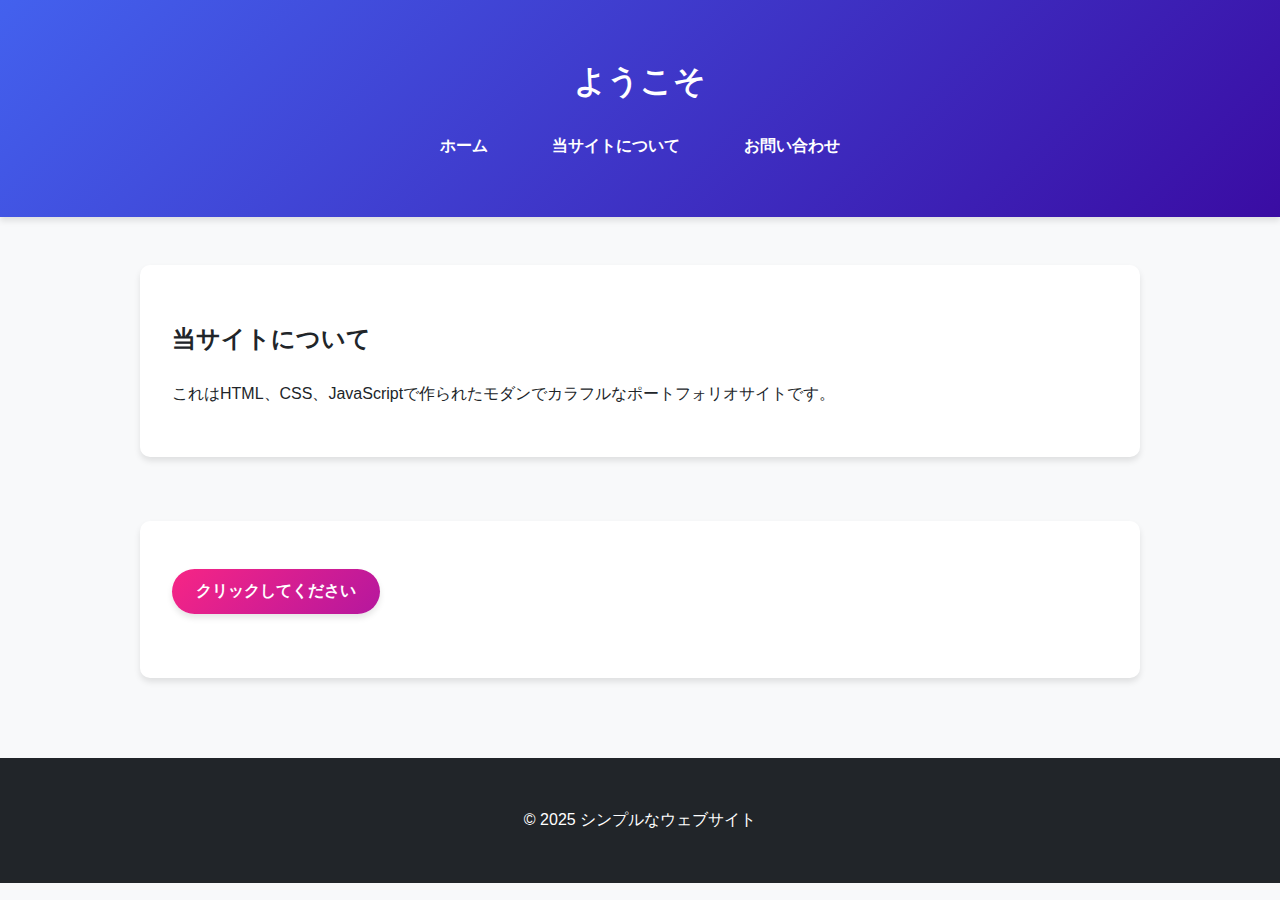
<file: index.html>
<!DOCTYPE html>
<html lang="ja">
<head>
    <meta charset="UTF-8">
    <meta name="viewport" content="width=device-width, initial-scale=1.0">
    <title>シンプルなウェブサイト</title>
    <link rel="stylesheet" href="style.css">
</head>
<body>
    <header>
        <h1>ようこそ</h1>
        <nav>
            <ul>
                <li><a href="#">ホーム</a></li>
                <li><a href="#">当サイトについて</a></li>
                <li><a href="#">お問い合わせ</a></li>
            </ul>
        </nav>
    </header>
    
    <main>
        <section class="card">
            <h2>当サイトについて</h2>
            <p>これはHTML、CSS、JavaScriptで作られたモダンでカラフルなポートフォリオサイトです。</p>
        </section>
        
        <div class="card">
            <button id="clickMe">クリックしてください</button>
            <p id="message"></p>
        </div>
    </main>
    
    <footer>
        <p>&copy; 2025 シンプルなウェブサイト</p>
    </footer>
    
    <script src="script.js"></script>
</body>
</html>
</file>
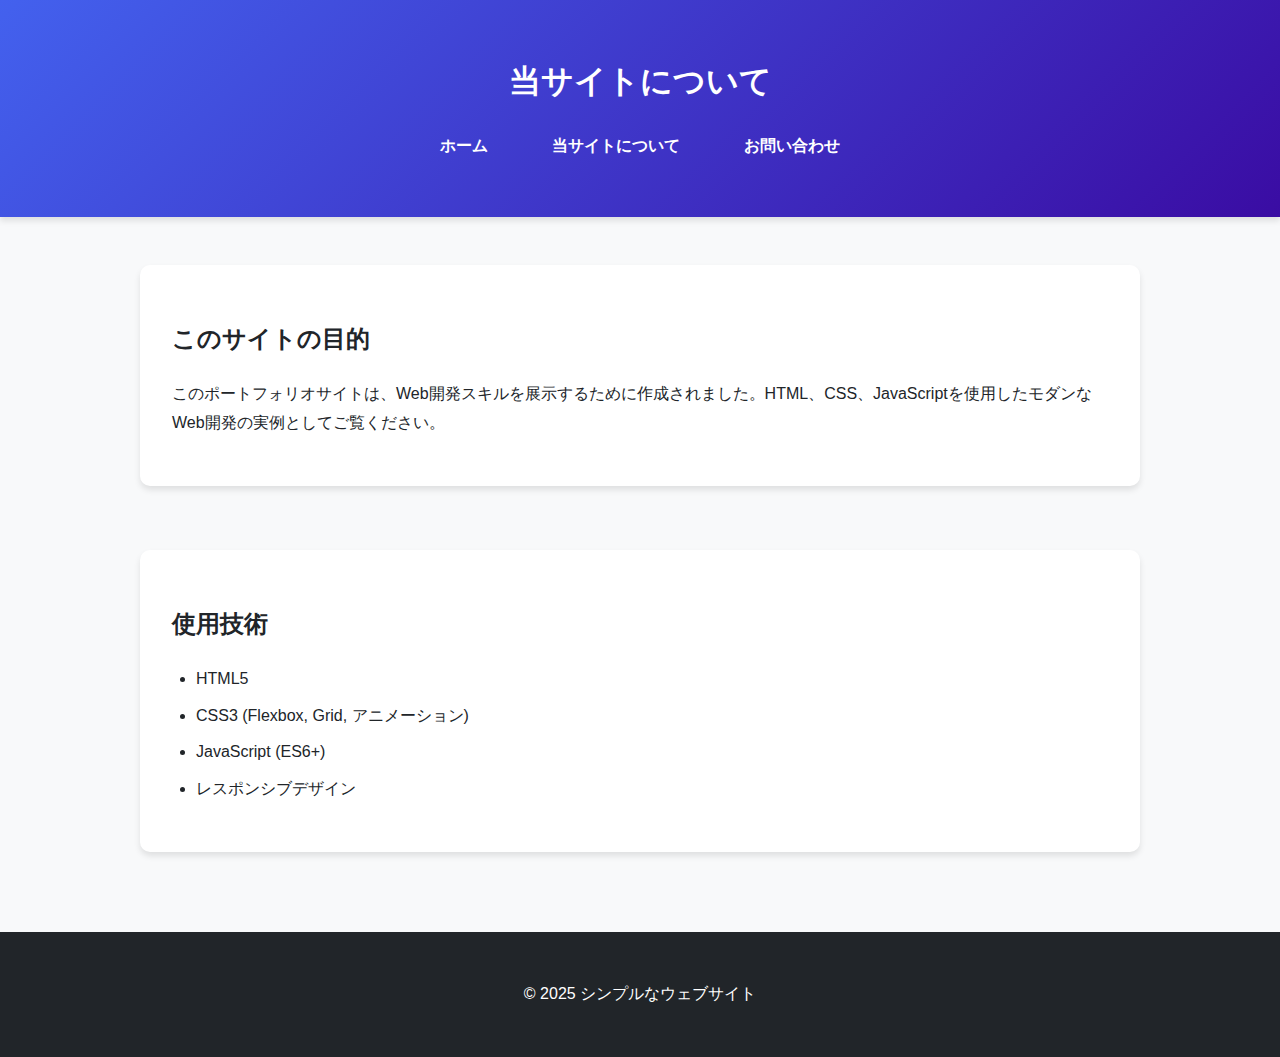
<file: about.html>
<!DOCTYPE html>
<html lang="ja">
<head>
    <meta charset="UTF-8">
    <meta name="viewport" content="width=device-width, initial-scale=1.0">
    <title>当サイトについて</title>
    <link rel="stylesheet" href="style.css">
</head>
<body>
    <header>
        <h1>当サイトについて</h1>
        <nav>
            <ul>
                <li><a href="index.html">ホーム</a></li>
                <li><a href="about.html">当サイトについて</a></li>
                <li><a href="contact.html">お問い合わせ</a></li>
            </ul>
        </nav>
    </header>
    
    <main>
        <section class="card">
            <h2>このサイトの目的</h2>
            <p>このポートフォリオサイトは、Web開発スキルを展示するために作成されました。HTML、CSS、JavaScriptを使用したモダンなWeb開発の実例としてご覧ください。</p>
        </section>
        
        <section class="card">
            <h2>使用技術</h2>
            <ul>
                <li>HTML5</li>
                <li>CSS3 (Flexbox, Grid, アニメーション)</li>
                <li>JavaScript (ES6+)</li>
                <li>レスポンシブデザイン</li>
            </ul>
        </section>
    </main>
    
    <footer>
        <p>&copy; 2025 シンプルなウェブサイト</p>
    </footer>
</body>
</html>
</file>
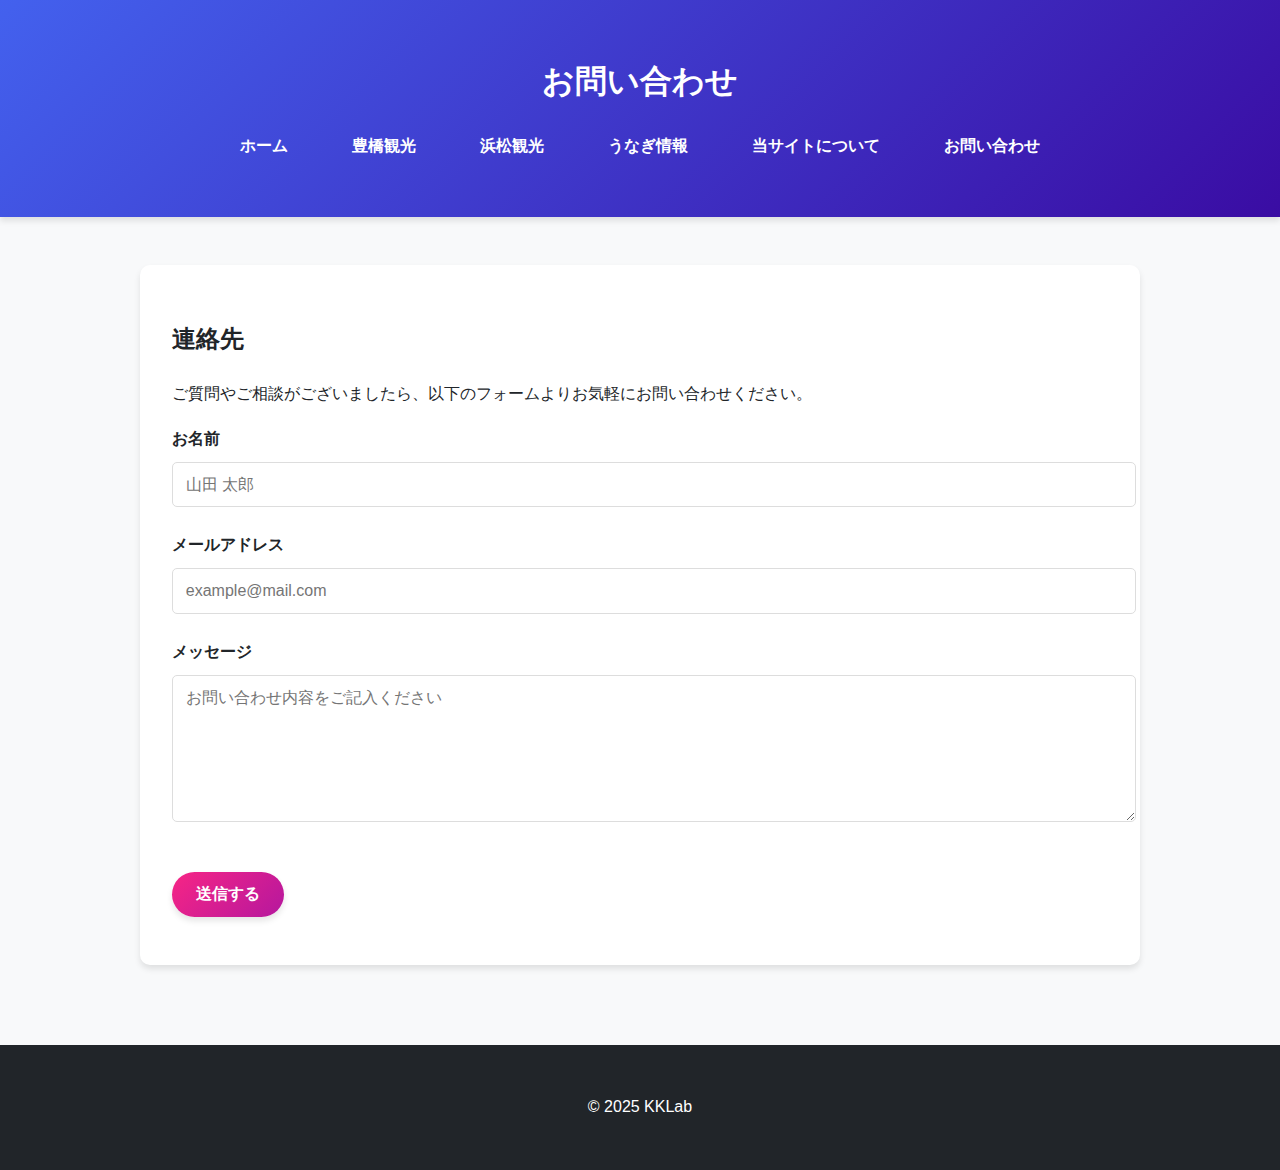
<file: contact.html>
<!DOCTYPE html>
<html lang="ja">
<head>
    <meta charset="UTF-8">
    <meta name="viewport" content="width=device-width, initial-scale=1.0">
    <title>お問い合わせ</title>
    <link rel="stylesheet" href="style.css">
</head>
<body>
    <header>
        <h1>お問い合わせ</h1>
        <script src="common/nav.js"></script>
    </header>
    
    <main>
        <section class="card">
            <h2>連絡先</h2>
            <p>ご質問やご相談がございましたら、以下のフォームよりお気軽にお問い合わせください。</p>
            
            <form>
                <div class="form-group">
                    <label for="name">お名前</label>
                    <input type="text" id="name" placeholder="山田 太郎">
                </div>
                
                <div class="form-group">
                    <label for="email">メールアドレス</label>
                    <input type="email" id="email" placeholder="example@mail.com">
                </div>
                
                <div class="form-group">
                    <label for="message">メッセージ</label>
                    <textarea id="message" rows="5" placeholder="お問い合わせ内容をご記入ください"></textarea>
                </div>
                
                <button type="submit">送信する</button>
            </form>
        </section>
    </main>
    
    <footer>
        <p>&copy; 2025 KKLab</p>
    </footer>
</body>
</html>
</file>
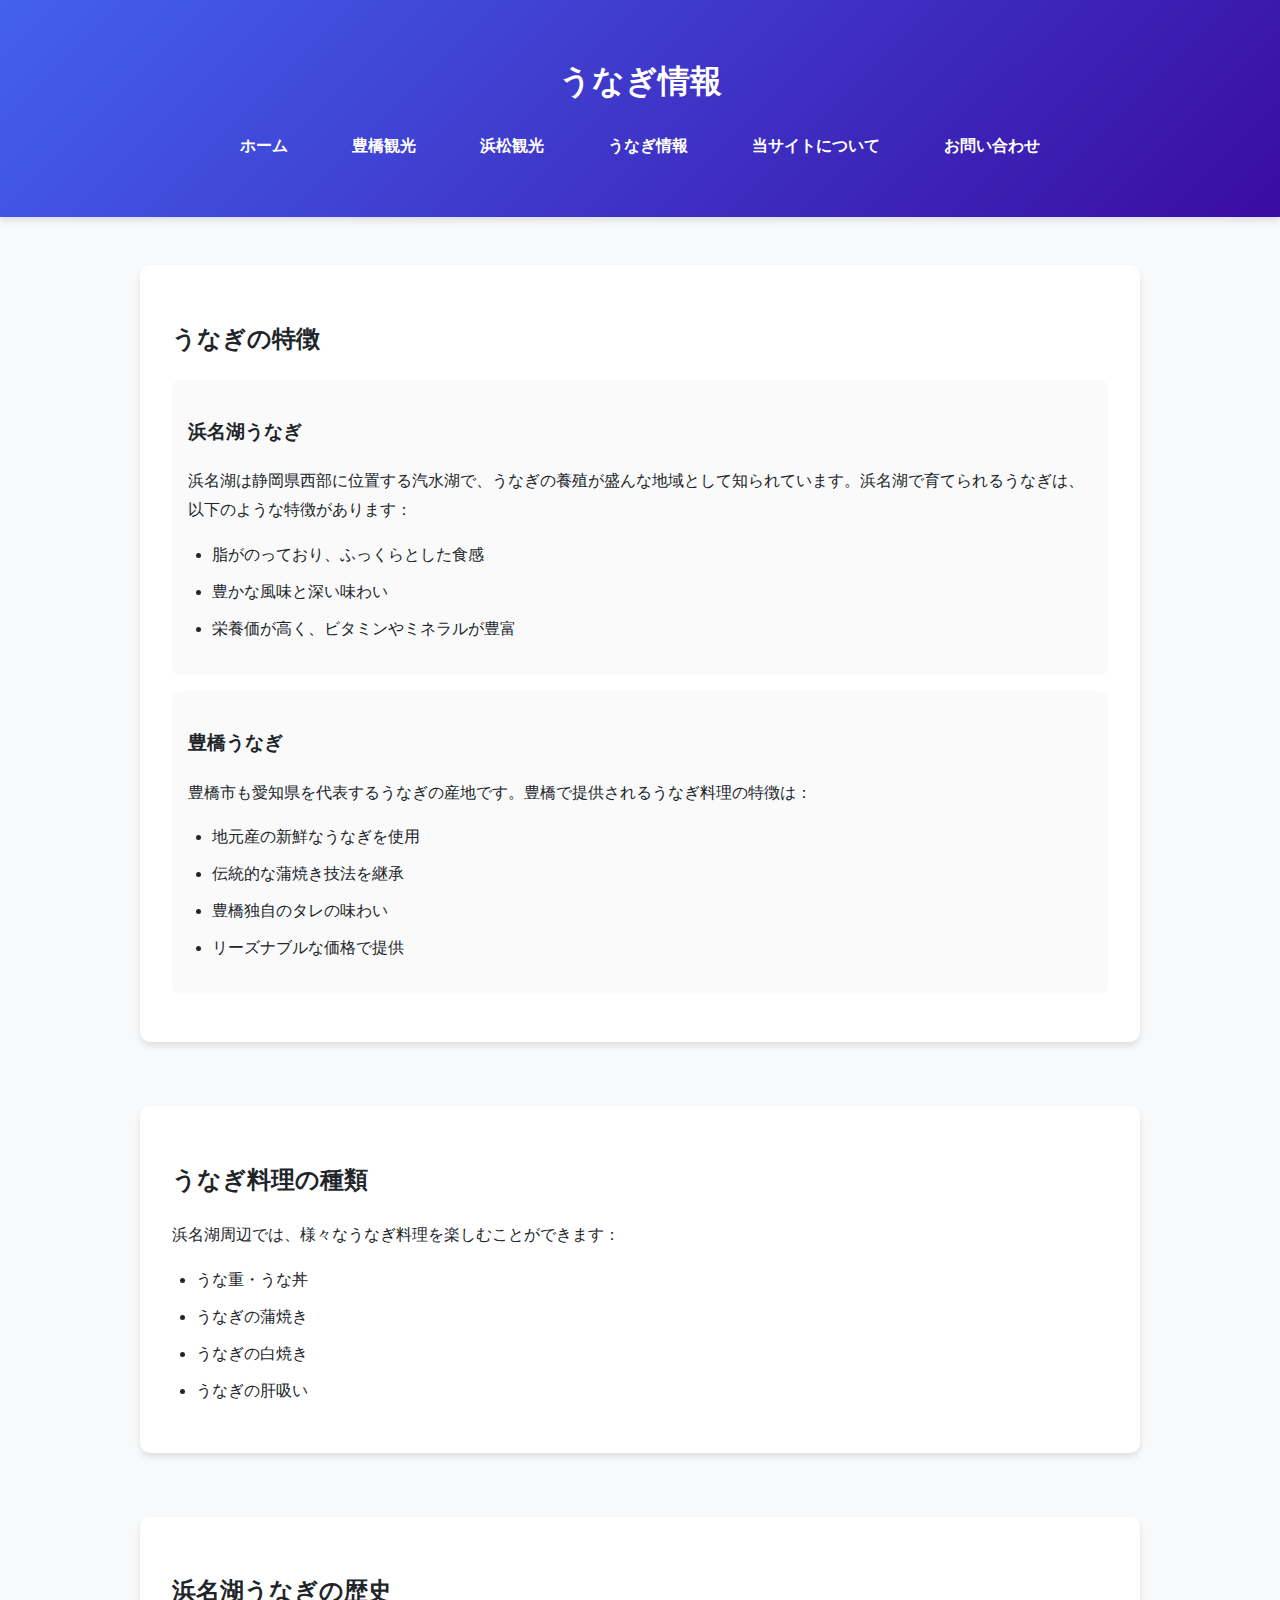
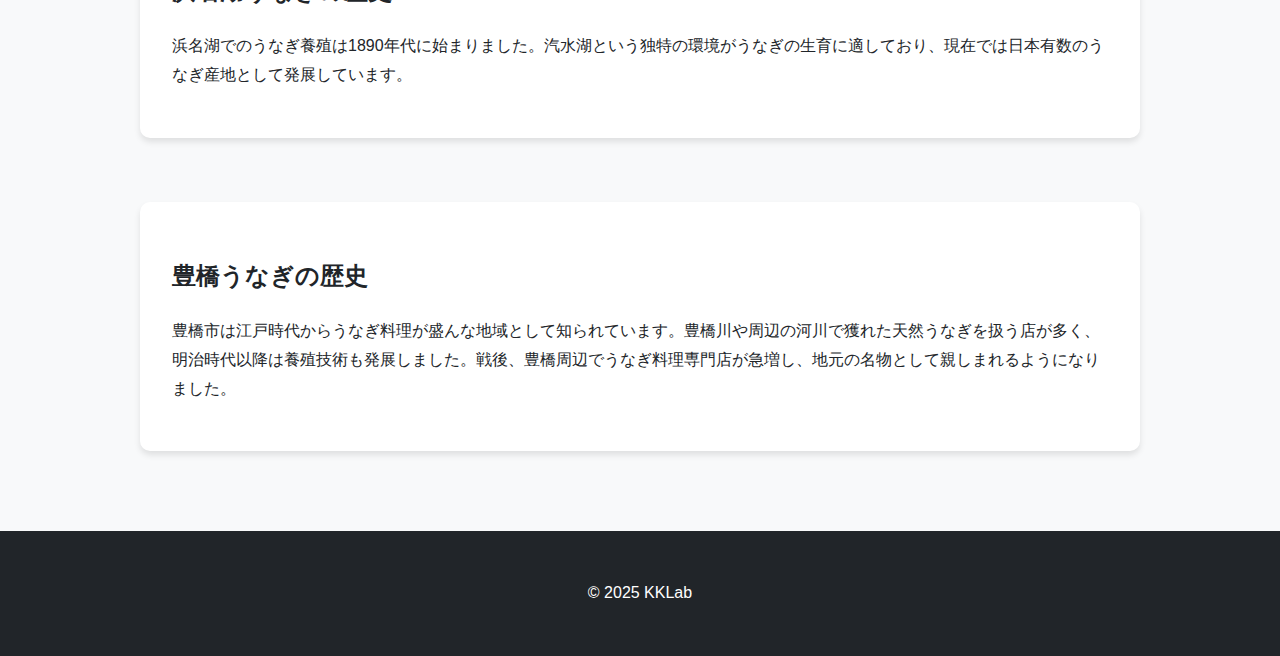
<file: eel.html>
<!DOCTYPE html>
<html lang="ja">
<head>
    <meta charset="UTF-8">
    <meta name="viewport" content="width=device-width, initial-scale=1.0">
    <title>うなぎ情報</title>
    <link rel="stylesheet" href="style.css">
</head>
<body>
    <header>
        <h1>うなぎ情報</h1>
        <script src="common/nav.js"></script>
    </header>
    
    <main>
        <section class="card">
            <h2>うなぎの特徴</h2>
            <article>
                <h3>浜名湖うなぎ</h3>
                <p>浜名湖は静岡県西部に位置する汽水湖で、うなぎの養殖が盛んな地域として知られています。浜名湖で育てられるうなぎは、以下のような特徴があります：</p>
                <ul>
                    <li>脂がのっており、ふっくらとした食感</li>
                    <li>豊かな風味と深い味わい</li>
                    <li>栄養価が高く、ビタミンやミネラルが豊富</li>
                </ul>
            </article>
            <article>
                <h3>豊橋うなぎ</h3>
                <p>豊橋市も愛知県を代表するうなぎの産地です。豊橋で提供されるうなぎ料理の特徴は：</p>
                <ul>
                    <li>地元産の新鮮なうなぎを使用</li>
                    <li>伝統的な蒲焼き技法を継承</li>
                    <li>豊橋独自のタレの味わい</li>
                    <li>リーズナブルな価格で提供</li>
                </ul>
            </article>
        </section>
        
        <section class="card">
            <h2>うなぎ料理の種類</h2>
            <p>浜名湖周辺では、様々なうなぎ料理を楽しむことができます：</p>
            <ul>
                <li>うな重・うな丼</li>
                <li>うなぎの蒲焼き</li>
                <li>うなぎの白焼き</li>
                <li>うなぎの肝吸い</li>
            </ul>
        </section>
        
        <section class="card">
            <h2>浜名湖うなぎの歴史</h2>
            <p>浜名湖でのうなぎ養殖は1890年代に始まりました。汽水湖という独特の環境がうなぎの生育に適しており、現在では日本有数のうなぎ産地として発展しています。</p>
        </section>

        <section class="card">
            <h2>豊橋うなぎの歴史</h2>
            <p>豊橋市は江戸時代からうなぎ料理が盛んな地域として知られています。豊橋川や周辺の河川で獲れた天然うなぎを扱う店が多く、明治時代以降は養殖技術も発展しました。戦後、豊橋周辺でうなぎ料理専門店が急増し、地元の名物として親しまれるようになりました。</p>
        </section>
    </main>
    
    <footer>
        <p>&copy; 2025 KKLab</p>
    </footer>
</body>
</html>
</file>
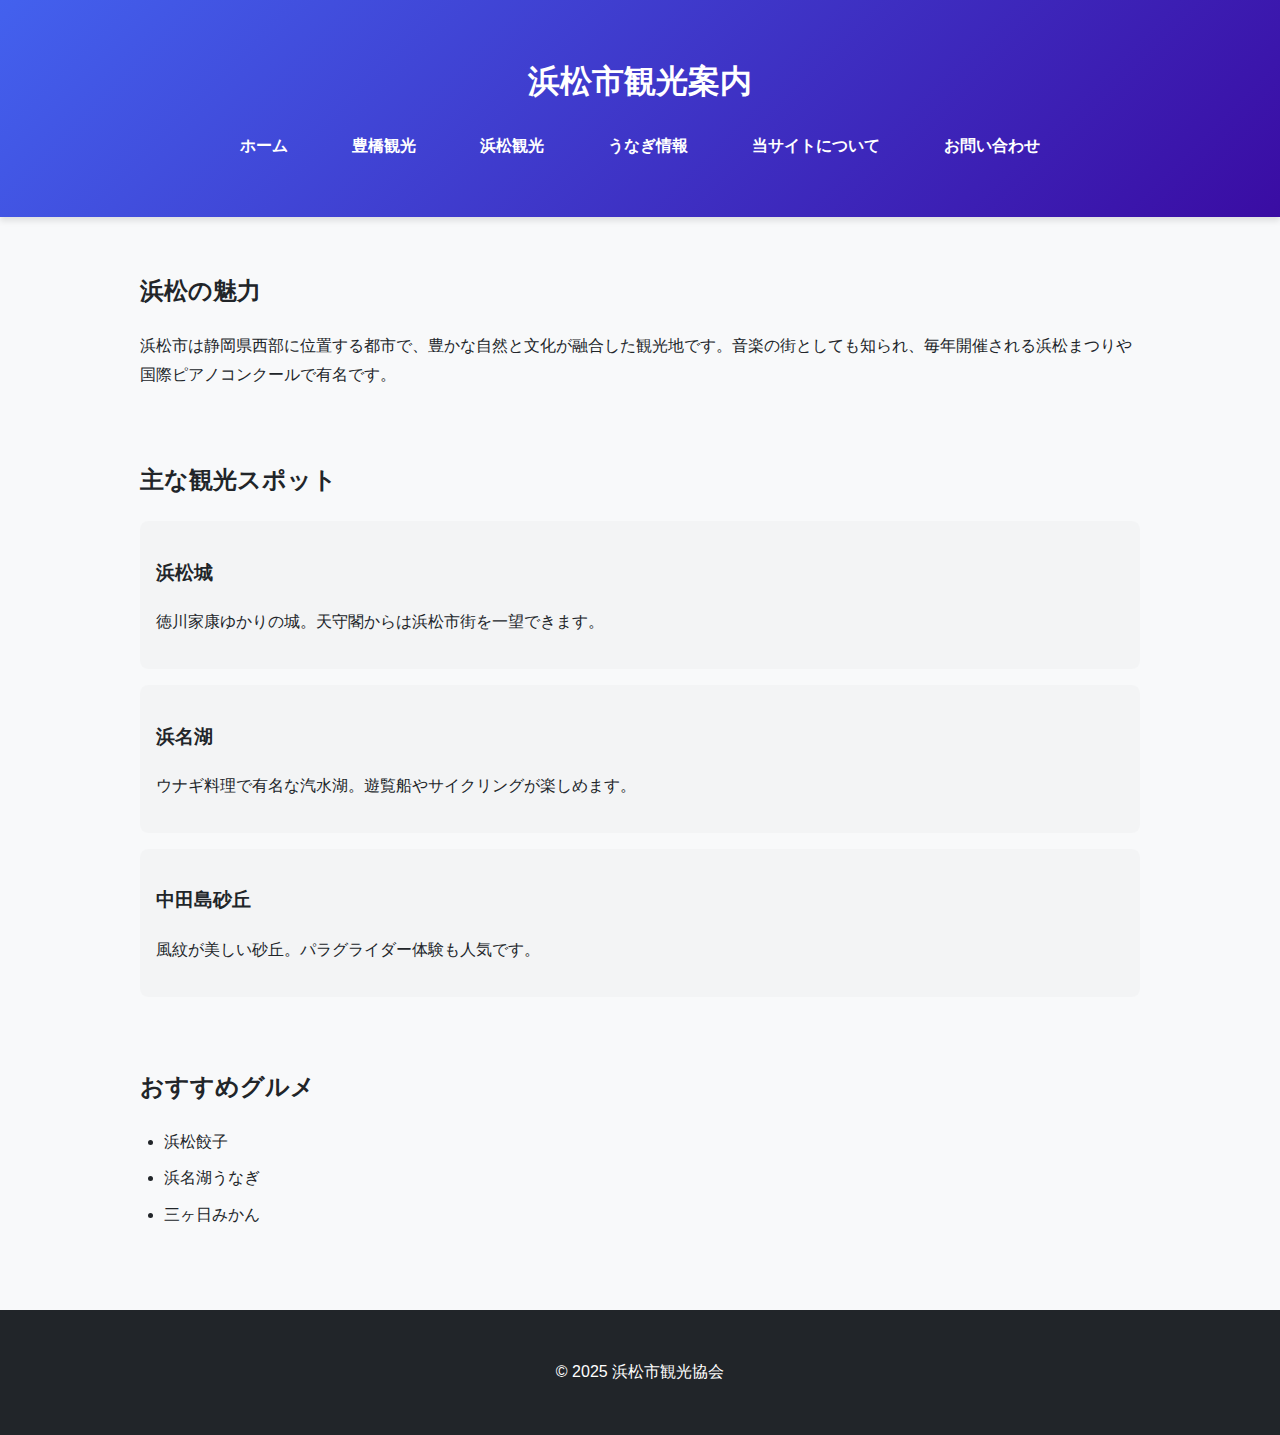
<file: hamamatsu.html>
<!DOCTYPE html>
<html lang="ja">
<head>
    <meta charset="UTF-8">
    <meta name="viewport" content="width=device-width, initial-scale=1.0">
    <title>浜松市観光案内</title>
    <link rel="stylesheet" href="style.css">
</head>
<body>
    <header>
        <h1>浜松市観光案内</h1>
        <script src="common/nav.js"></script>
    </header>

    <main>
        <section>
            <h2>浜松の魅力</h2>
            <p>浜松市は静岡県西部に位置する都市で、豊かな自然と文化が融合した観光地です。音楽の街としても知られ、毎年開催される浜松まつりや国際ピアノコンクールで有名です。</p>
        </section>

        <section>
            <h2>主な観光スポット</h2>
            <article>
                <h3>浜松城</h3>
                <p>徳川家康ゆかりの城。天守閣からは浜松市街を一望できます。</p>
            </article>
            <article>
                <h3>浜名湖</h3>
                <p>ウナギ料理で有名な汽水湖。遊覧船やサイクリングが楽しめます。</p>
            </article>
            <article>
                <h3>中田島砂丘</h3>
                <p>風紋が美しい砂丘。パラグライダー体験も人気です。</p>
            </article>
        </section>

        <section>
            <h2>おすすめグルメ</h2>
            <ul>
                <li>浜松餃子</li>
                <li>浜名湖うなぎ</li>
                <li>三ヶ日みかん</li>
            </ul>
        </section>
    </main>

    <footer>
        <p>&copy; 2025 浜松市観光協会</p>
    </footer>
</body>
</html>
</file>
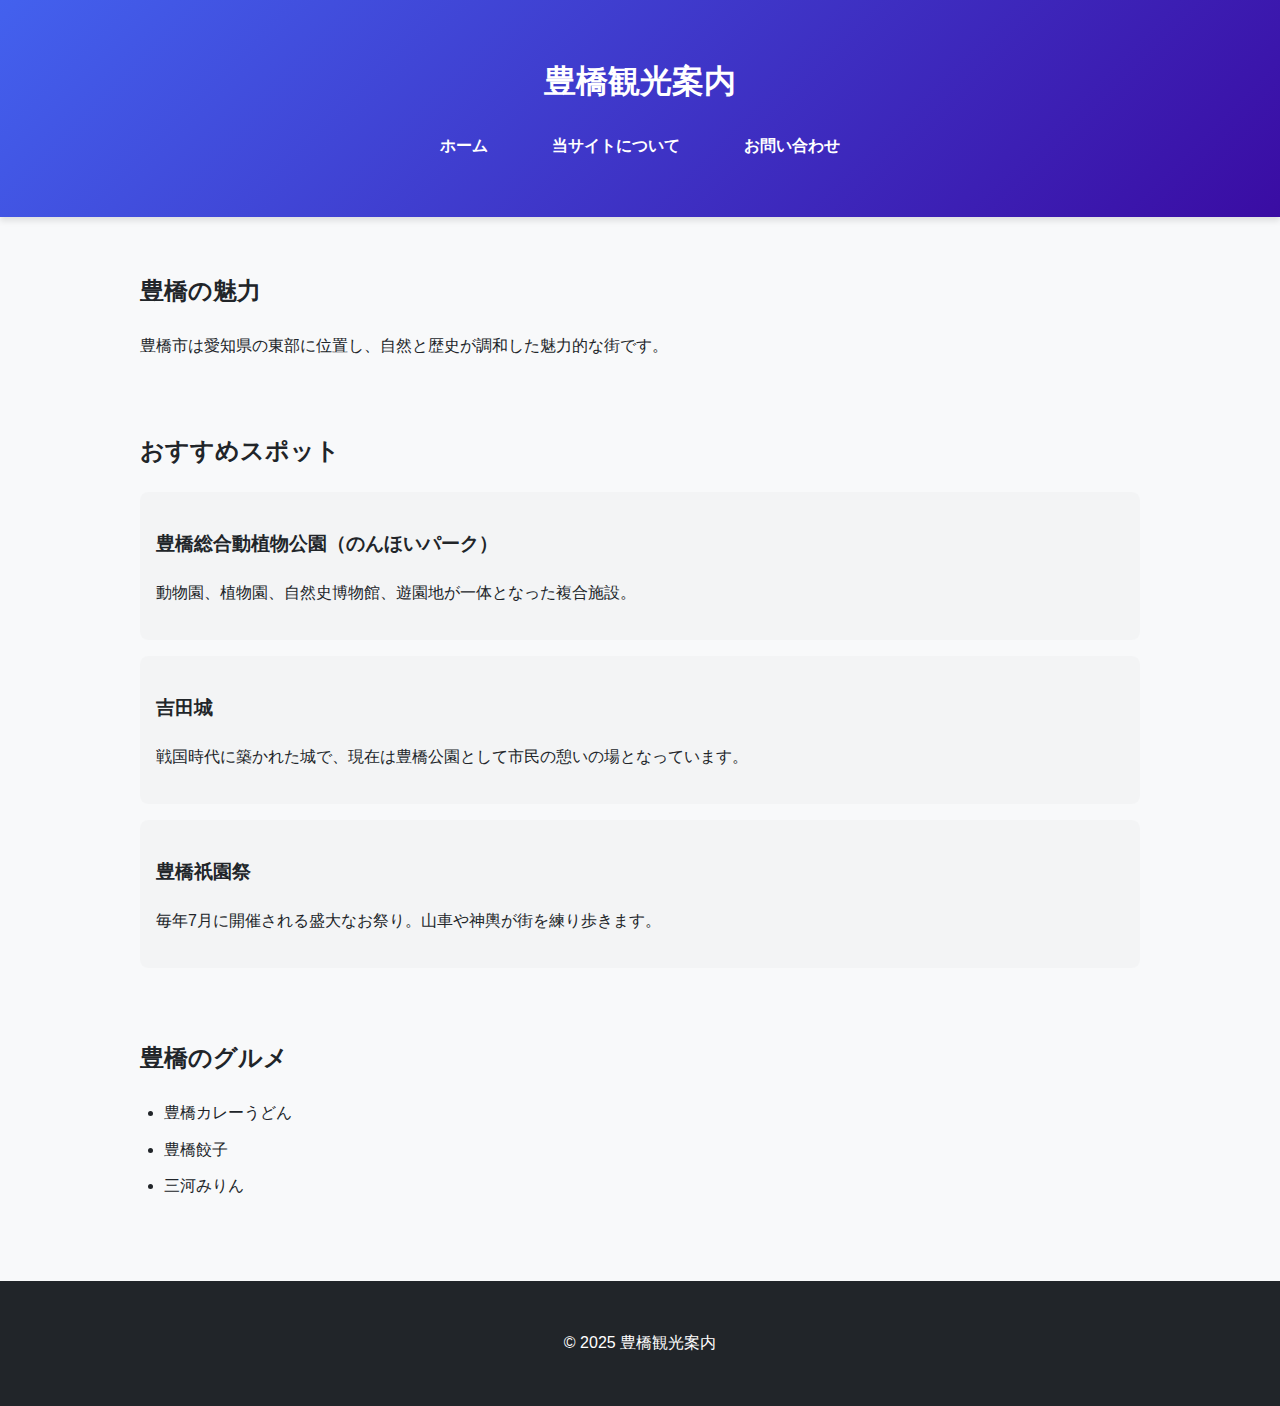
<file: toyohashi.html>
<!DOCTYPE html>
<html lang="ja">
<head>
    <meta charset="UTF-8">
    <meta name="viewport" content="width=device-width, initial-scale=1.0">
    <title>豊橋観光案内</title>
    <link rel="stylesheet" href="style.css">
</head>
<body>
    <header>
        <h1>豊橋観光案内</h1>
        <nav>
            <ul>
                <li><a href="index.html">ホーム</a></li>
                <li><a href="about.html">当サイトについて</a></li>
                <li><a href="contact.html">お問い合わせ</a></li>
            </ul>
        </nav>
    </header>

    <main>
        <section>
            <h2>豊橋の魅力</h2>
            <p>豊橋市は愛知県の東部に位置し、自然と歴史が調和した魅力的な街です。</p>
        </section>

        <section>
            <h2>おすすめスポット</h2>
            <article>
                <h3>豊橋総合動植物公園（のんほいパーク）</h3>
                <p>動物園、植物園、自然史博物館、遊園地が一体となった複合施設。</p>
            </article>
            <article>
                <h3>吉田城</h3>
                <p>戦国時代に築かれた城で、現在は豊橋公園として市民の憩いの場となっています。</p>
            </article>
            <article>
                <h3>豊橋祇園祭</h3>
                <p>毎年7月に開催される盛大なお祭り。山車や神輿が街を練り歩きます。</p>
            </article>
        </section>

        <section>
            <h2>豊橋のグルメ</h2>
            <ul>
                <li>豊橋カレーうどん</li>
                <li>豊橋餃子</li>
                <li>三河みりん</li>
            </ul>
        </section>
    </main>

    <footer>
        <p>&copy; 2025 豊橋観光案内</p>
    </footer>
</body>
</html>
</file>
<file: style.css>
:root {
    --primary: #4361ee;
    --secondary: #3a0ca3;
    --accent: #f72585;
    --light: #f8f9fa;
    --dark: #212529;
}

body {
    font-family: "Hiragino Kaku Gothic Pro", "Meiryo", sans-serif;
    line-height: 1.8;
    margin: 0;
    padding: 0;
    color: var(--dark);
    background-color: var(--light);
}

header {
    background: linear-gradient(135deg, var(--primary), var(--secondary));
    color: white;
    padding: 2rem 1rem;
    text-align: center;
    box-shadow: 0 4px 6px rgba(0,0,0,0.1);
}

nav ul {
    padding: 0;
    list-style: none;
    display: flex;
    justify-content: center;
    gap: 2rem;
}

nav ul li {
    transition: transform 0.3s ease;
}

nav ul li:hover {
    transform: translateY(-3px);
}

nav a {
    color: white;
    text-decoration: none;
    font-weight: bold;
    padding: 0.5rem 1rem;
    border-radius: 50px;
    transition: all 0.3s ease;
}

nav a:hover {
    background-color: rgba(255,255,255,0.2);
}

main {
    padding: 2rem;
    max-width: 1000px;
    margin: 0 auto;
    display: grid;
    gap: 2rem;
}

article {
    margin: 1rem 0;
    padding: 1rem;
    background: rgba(0,0,0,0.02);
    border-radius: 8px;
}

ul {
    padding-left: 1.5rem;
}

li {
    margin-bottom: 0.5rem;
}

button {
    background: linear-gradient(135deg, var(--accent), #b5179e);
    color: white;
    border: none;
    padding: 12px 24px;
    cursor: pointer;
    border-radius: 50px;
    font-weight: bold;
    font-size: 1rem;
    box-shadow: 0 4px 6px rgba(0,0,0,0.1);
    transition: all 0.3s ease;
    margin: 1rem 0;
}

button:hover {
    transform: translateY(-3px);
    box-shadow: 0 6px 8px rgba(0,0,0,0.15);
    background: linear-gradient(135deg, #f72585, #d0006e);
}

.card {
    background: white;
    border-radius: 10px;
    padding: 2rem;
    margin: 1rem 0;
    box-shadow: 0 4px 6px rgba(0,0,0,0.1);
    transition: transform 0.3s ease;
}

.form-group {
    margin-bottom: 1.5rem;
}

.form-group label {
    display: block;
    margin-bottom: 0.5rem;
    font-weight: bold;
}

.form-group input,
.form-group textarea {
    width: 100%;
    padding: 0.8rem;
    border: 1px solid #ddd;
    border-radius: 5px;
    font-family: inherit;
    font-size: 1rem;
}

.form-group textarea {
    resize: vertical;
    min-height: 120px;
}

.card:hover {
    transform: translateY(-5px);
}

footer {
    text-align: center;
    padding: 2rem;
    background: var(--dark);
    color: white;
    margin-top: 2rem;
}
</file>
